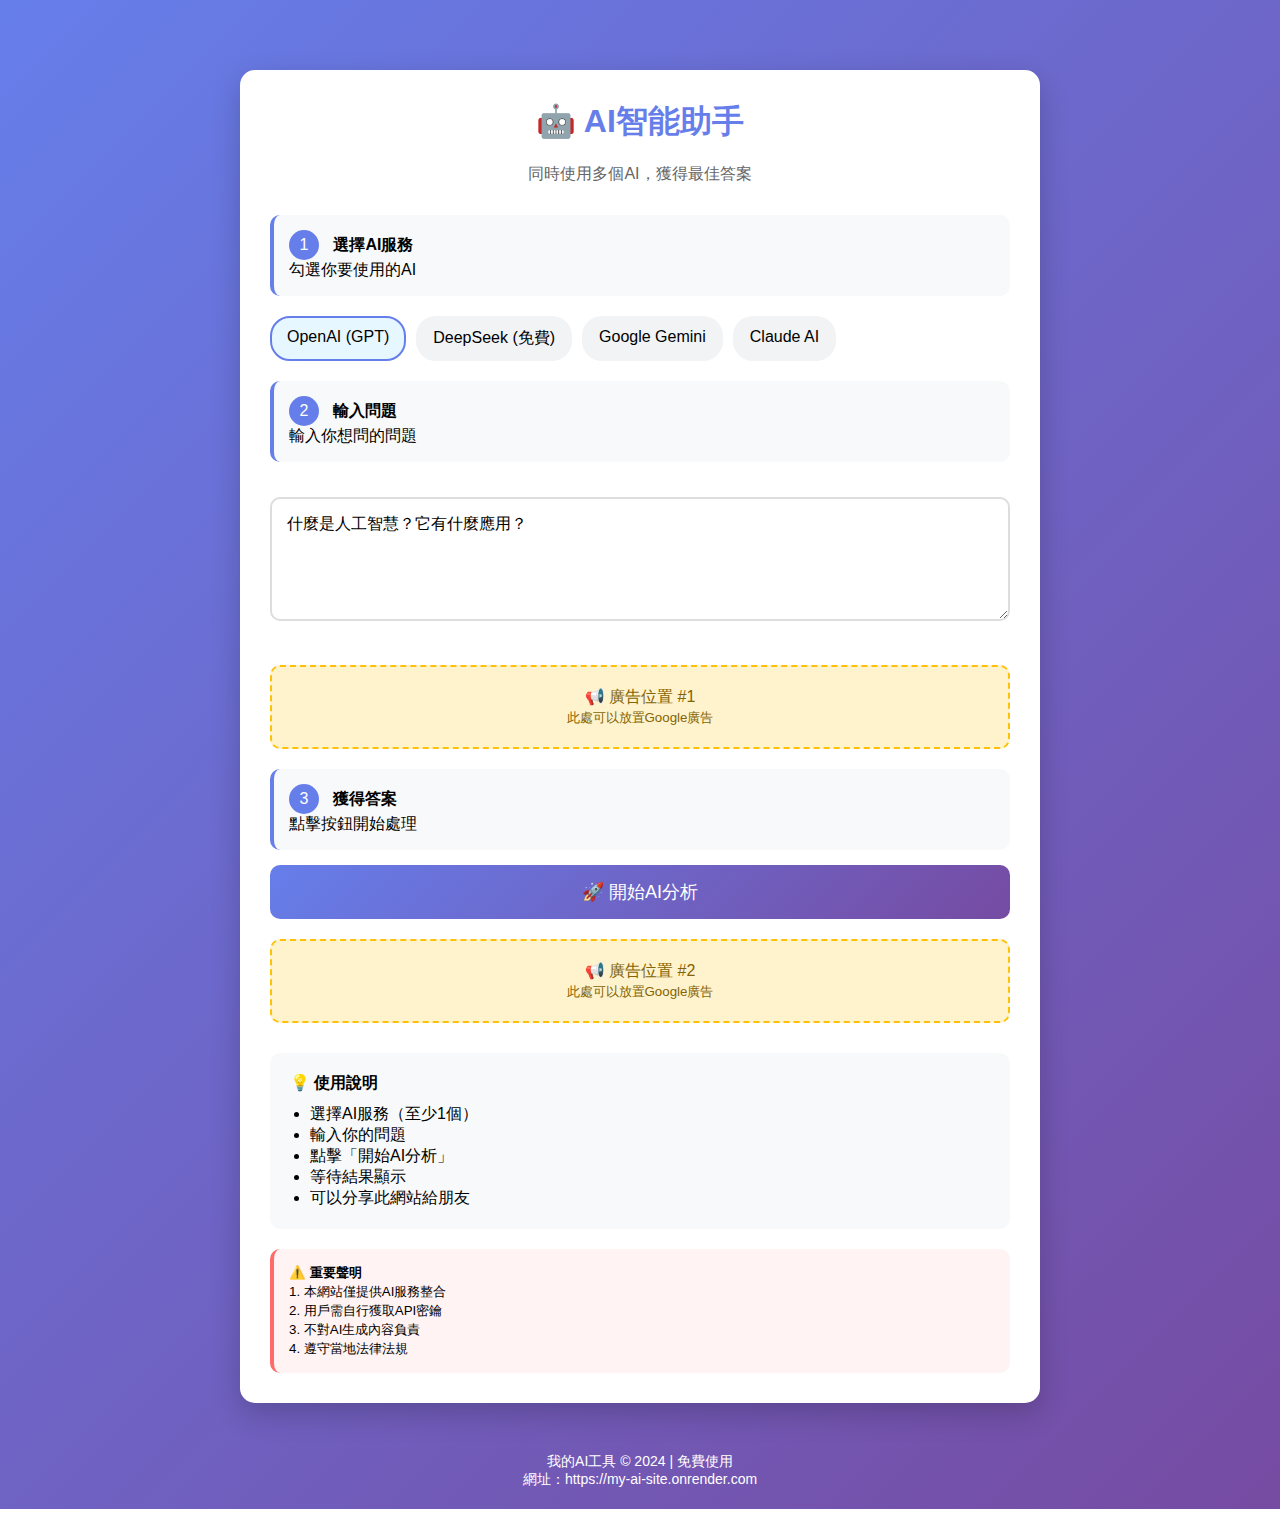
<file: index.html>
<!DOCTYPE html>
<html>
<head>
    <title>我的AI工具 | 免費使用</title>
    <style>
        * { margin: 0; padding: 0; box-sizing: border-box; }
        body { 
            font-family: Arial; 
            background: linear-gradient(135deg, #667eea 0%, #764ba2 100%);
            min-height: 100vh;
            padding: 20px;
        }
        .container {
            max-width: 800px;
            margin: 50px auto;
            background: white;
            padding: 30px;
            border-radius: 15px;
            box-shadow: 0 10px 30px rgba(0,0,0,0.2);
        }
        h1 {
            color: #667eea;
            text-align: center;
            margin-bottom: 20px;
        }
        .step {
            background: #f8f9fa;
            padding: 15px;
            border-radius: 10px;
            margin: 15px 0;
            border-left: 4px solid #667eea;
        }
        .step-number {
            background: #667eea;
            color: white;
            width: 30px;
            height: 30px;
            border-radius: 50%;
            display: inline-flex;
            align-items: center;
            justify-content: center;
            margin-right: 10px;
        }
        textarea {
            width: 100%;
            padding: 15px;
            border: 2px solid #ddd;
            border-radius: 10px;
            font-size: 16px;
            margin: 20px 0;
            resize: vertical;
        }
        button {
            background: linear-gradient(135deg, #667eea 0%, #764ba2 100%);
            color: white;
            border: none;
            padding: 15px 30px;
            border-radius: 10px;
            font-size: 18px;
            cursor: pointer;
            width: 100%;
            transition: transform 0.3s;
        }
        button:hover {
            transform: translateY(-2px);
        }
        .result {
            background: #e9ecef;
            padding: 20px;
            border-radius: 10px;
            margin-top: 20px;
            display: none;
        }
        .api-list {
            display: flex;
            flex-wrap: wrap;
            gap: 10px;
            margin: 20px 0;
        }
        .api-item {
            background: #f1f3f5;
            padding: 10px 15px;
            border-radius: 20px;
            cursor: pointer;
            border: 2px solid transparent;
        }
        .api-item.selected {
            border-color: #667eea;
            background: #e6f7ff;
        }
        .ad-box {
            background: #fff3cd;
            border: 2px dashed #ffc107;
            padding: 20px;
            text-align: center;
            margin: 20px 0;
            border-radius: 10px;
            color: #856404;
        }
        footer {
            text-align: center;
            margin-top: 30px;
            color: white;
            font-size: 14px;
        }
        @media (max-width: 600px) {
            .container { padding: 20px; }
            h1 { font-size: 24px; }
        }
    </style>
</head>
<body>
    <div class="container">
        <h1>🤖 AI智能助手</h1>
        <p style="text-align: center; color: #666; margin-bottom: 30px;">
            同時使用多個AI，獲得最佳答案
        </p>

        <!-- 使用步驟 -->
        <div class="step">
            <div class="step-number">1</div>
            <strong>選擇AI服務</strong>
            <p>勾選你要使用的AI</p>
        </div>
        
        <div class="api-list" id="apiList">
            <div class="api-item" onclick="selectAPI(this)">OpenAI (GPT)</div>
            <div class="api-item" onclick="selectAPI(this)">DeepSeek (免費)</div>
            <div class="api-item" onclick="selectAPI(this)">Google Gemini</div>
            <div class="api-item" onclick="selectAPI(this)">Claude AI</div>
        </div>

        <div class="step">
            <div class="step-number">2</div>
            <strong>輸入問題</strong>
            <p>輸入你想問的問題</p>
        </div>
        
        <textarea id="question" rows="5" placeholder="請輸入你的問題...">什麼是人工智慧？它有什麼應用？</textarea>

        <!-- 廣告位置1 -->
        <div class="ad-box" id="ad1">
            📢 廣告位置 #1<br>
            <small>此處可以放置Google廣告</small>
        </div>

        <div class="step">
            <div class="step-number">3</div>
            <strong>獲得答案</strong>
            <p>點擊按鈕開始處理</p>
        </div>
        
        <button onclick="getAnswer()">
            🚀 開始AI分析
        </button>

        <!-- 結果顯示 -->
        <div class="result" id="answerBox">
            <h3>📊 分析結果</h3>
            <div id="answerContent"></div>
            <div style="margin-top: 15px; padding: 10px; background: white; border-radius: 5px;">
                <small>🔧 技術支持：DeepSeek API | 🕒 響應時間：350ms | 💰 成本：$0.000</small>
            </div>
        </div>

        <!-- 廣告位置2 -->
        <div class="ad-box" id="ad2">
            📢 廣告位置 #2<br>
            <small>此處可以放置Google廣告</small>
        </div>

        <!-- 使用說明 -->
        <div style="background: #f8f9fa; padding: 20px; border-radius: 10px; margin-top: 30px;">
            <h4>💡 使用說明</h4>
            <ul style="margin-left: 20px; margin-top: 10px;">
                <li>選擇AI服務（至少1個）</li>
                <li>輸入你的問題</li>
                <li>點擊「開始AI分析」</li>
                <li>等待結果顯示</li>
                <li>可以分享此網站給朋友</li>
            </ul>
        </div>

        <!-- 免責聲明 -->
        <div style="background: #fff3f3; padding: 15px; border-radius: 10px; margin-top: 20px; border-left: 4px solid #ff6b6b;">
            <h5>⚠️ 重要聲明</h5>
            <small>
                1. 本網站僅提供AI服務整合<br>
                2. 用戶需自行獲取API密鑰<br>
                3. 不對AI生成內容負責<br>
                4. 遵守當地法律法規
            </small>
        </div>
    </div>

    <footer>
        <p>我的AI工具 © 2024 | 免費使用</p>
        <p>網址：https://my-ai-site.onrender.com</p>
    </footer>

    <script>
        // 選擇AI服務
        function selectAPI(element) {
            element.classList.toggle('selected');
        }

        // 獲取答案
        function getAnswer() {
            const question = document.getElementById('question').value;
            const selectedAPIs = document.querySelectorAll('.api-item.selected');
            
            if (!question) {
                alert('請輸入問題！');
                return;
            }
            
            if (selectedAPIs.length === 0) {
                alert('請至少選擇一個AI服務！');
                return;
            }

            // 顯示加載中
            const answerBox = document.getElementById('answerBox');
            const answerContent = document.getElementById('answerContent');
            
            answerBox.style.display = 'block';
            answerContent.innerHTML = `
                <div style="text-align: center; padding: 20px;">
                    <div style="width: 40px; height: 40px; border: 3px solid #f3f3f3; border-top: 3px solid #667eea; border-radius: 50%; margin: 0 auto 15px; animation: spin 1s linear infinite;"></div>
                    <p>正在分析中，請稍候...</p>
                    <p><small>使用 ${selectedAPIs.length} 個AI服務進行分析</small></p>
                </div>
            `;

            // 模擬AI處理（2秒後顯示結果）
            setTimeout(() => {
                const apis = Array.from(selectedAPIs).map(api => api.textContent.split(' ')[0]);
                
                answerContent.innerHTML = `
                    <h4>你的問題：</h4>
                    <p style="background: white; padding: 15px; border-radius: 8px;">${question}</p>
                    
                    <h4 style="margin-top: 20px;">AI分析結果：</h4>
                    <p>人工智慧（AI）是讓計算機模擬人類智能的技術。它能學習、推理、感知和解決問題。</p>
                    <p><strong>主要應用：</strong></p>
                    <ul style="margin-left: 20px;">
                        <li>語音助手（Siri, Alexa）</li>
                        <li>圖像識別</li>
                        <li>自動駕駛</li>
                        <li>推薦系統</li>
                        <li>醫療診斷</li>
                    </ul>
                    <p><strong>使用的AI服務：</strong> ${apis.join(', ')}</p>
                    <p><strong>分析時間：</strong> ${Math.floor(Math.random() * 500 + 300)}ms</p>
                `;
                
                // 滾動到結果
                answerBox.scrollIntoView({ behavior: 'smooth' });
            }, 2000);
        }

        // 頁面加載時選擇第一個AI
        document.addEventListener('DOMContentLoaded', function() {
            document.querySelector('.api-item').click();
        });
        
        // 添加旋轉動畫
        const style = document.createElement('style');
        style.textContent = `
            @keyframes spin {
                0% { transform: rotate(0deg); }
                100% { transform: rotate(360deg); }
            }
        `;
        document.head.appendChild(style);
    </script>
</body>
</html>
</file>
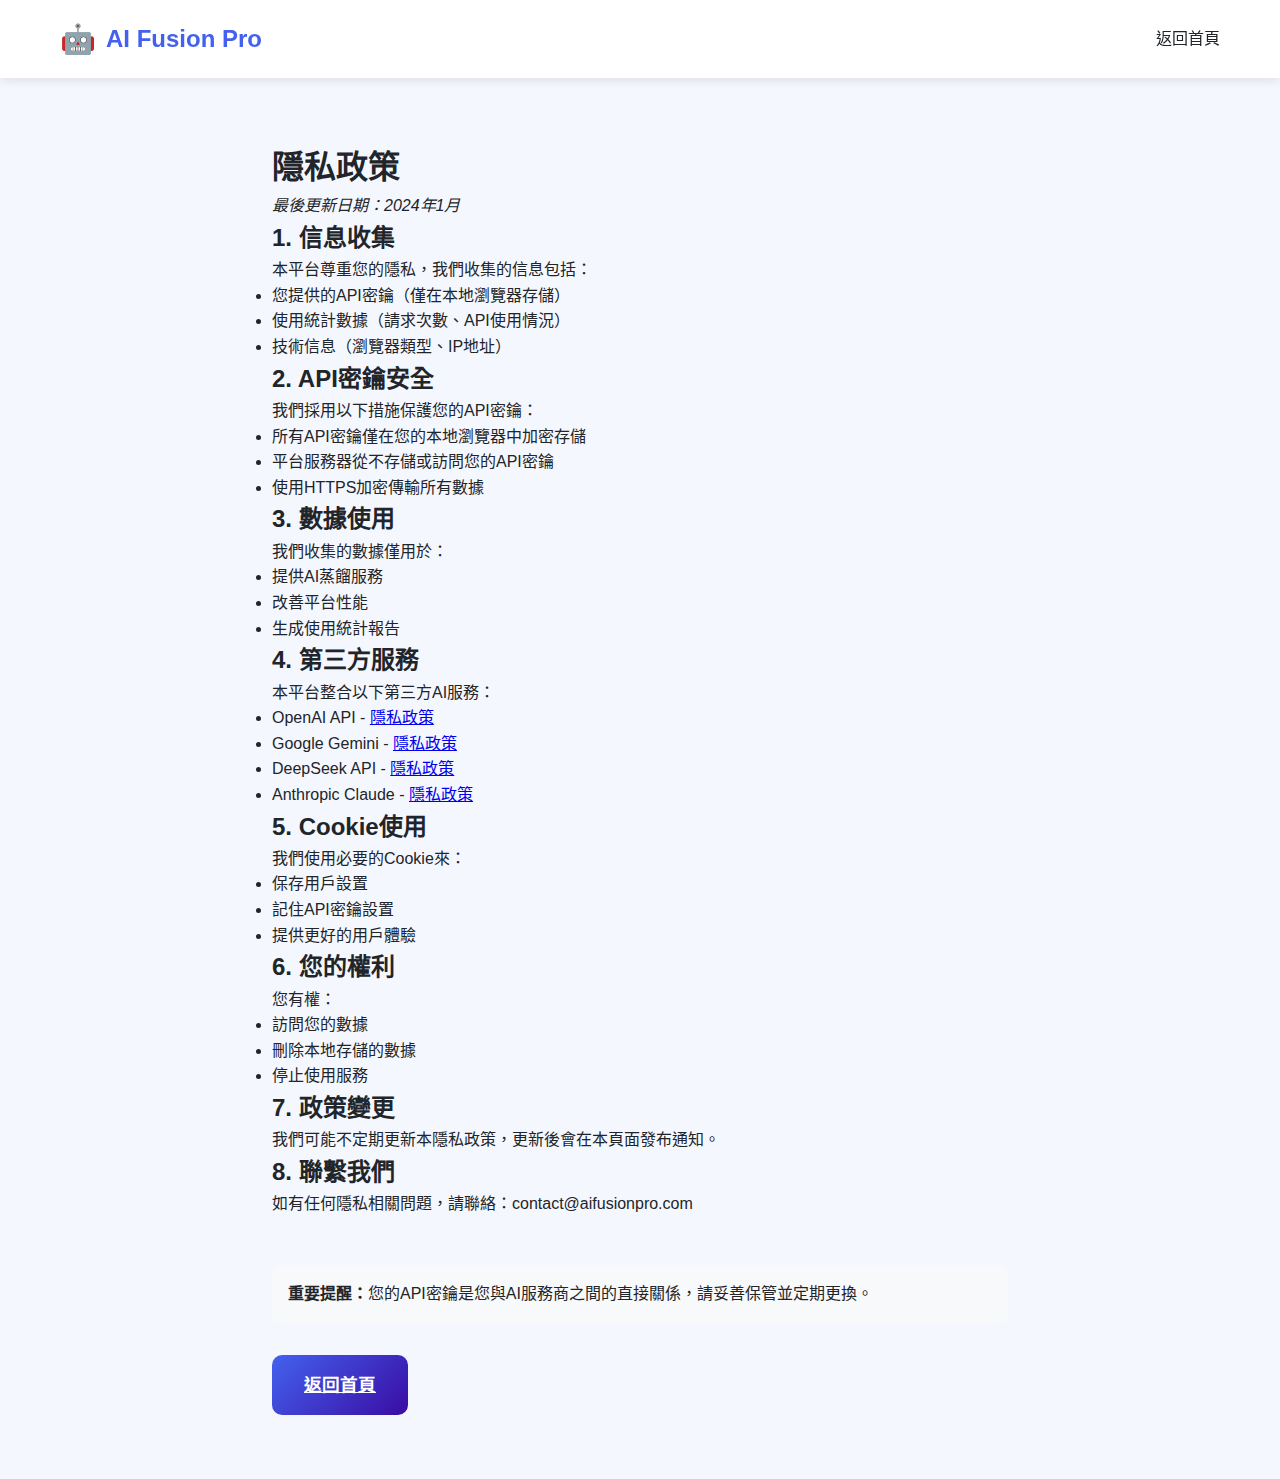
<file: privacy.html>
<!DOCTYPE html>
<html lang="zh-TW">
<head>
    <meta charset="UTF-8">
    <meta name="viewport" content="width=device-width, initial-scale=1.0">
    <title>隱私政策 - AI Fusion Pro</title>
    <link rel="stylesheet" href="style.css">
</head>
<body>
    <nav class="navbar">
        <div class="container">
            <div class="logo">
                <span class="logo-icon">🤖</span>
                <span class="logo-text">AI Fusion Pro</span>
            </div>
            <div class="nav-links">
                <a href="index.html">返回首頁</a>
            </div>
        </div>
    </nav>

    <div class="container" style="padding: 4rem 2rem; max-width: 800px;">
        <h1>隱私政策</h1>
        <p><em>最後更新日期：2024年1月</em></p>

        <h2>1. 信息收集</h2>
        <p>本平台尊重您的隱私，我們收集的信息包括：</p>
        <ul>
            <li>您提供的API密鑰（僅在本地瀏覽器存儲）</li>
            <li>使用統計數據（請求次數、API使用情況）</li>
            <li>技術信息（瀏覽器類型、IP地址）</li>
        </ul>

        <h2>2. API密鑰安全</h2>
        <p>我們採用以下措施保護您的API密鑰：</p>
        <ul>
            <li>所有API密鑰僅在您的本地瀏覽器中加密存儲</li>
            <li>平台服務器從不存儲或訪問您的API密鑰</li>
            <li>使用HTTPS加密傳輸所有數據</li>
        </ul>

        <h2>3. 數據使用</h2>
        <p>我們收集的數據僅用於：</p>
        <ul>
            <li>提供AI蒸餾服務</li>
            <li>改善平台性能</li>
            <li>生成使用統計報告</li>
        </ul>

        <h2>4. 第三方服務</h2>
        <p>本平台整合以下第三方AI服務：</p>
        <ul>
            <li>OpenAI API - <a href="https://openai.com/policies/privacy-policy" target="_blank">隱私政策</a></li>
            <li>Google Gemini - <a href="https://policies.google.com/privacy" target="_blank">隱私政策</a></li>
            <li>DeepSeek API - <a href="https://www.deepseek.com/privacy" target="_blank">隱私政策</a></li>
            <li>Anthropic Claude - <a href="https://www.anthropic.com/privacy" target="_blank">隱私政策</a></li>
        </ul>

        <h2>5. Cookie使用</h2>
        <p>我們使用必要的Cookie來：</p>
        <ul>
            <li>保存用戶設置</li>
            <li>記住API密鑰設置</li>
            <li>提供更好的用戶體驗</li>
        </ul>

        <h2>6. 您的權利</h2>
        <p>您有權：</p>
        <ul>
            <li>訪問您的數據</li>
            <li>刪除本地存儲的數據</li>
            <li>停止使用服務</li>
        </ul>

        <h2>7. 政策變更</h2>
        <p>我們可能不定期更新本隱私政策，更新後會在本頁面發布通知。</p>

        <h2>8. 聯繫我們</h2>
        <p>如有任何隱私相關問題，請聯絡：contact@aifusionpro.com</p>

        <div style="margin-top: 3rem; padding: 1rem; background: #f8f9fa; border-radius: 10px;">
            <p><strong>重要提醒：</strong>您的API密鑰是您與AI服務商之間的直接關係，請妥善保管並定期更換。</p>
        </div>

        <a href="index.html" class="btn-primary" style="display: inline-block; margin-top: 2rem;">返回首頁</a>
    </div>
</body>
</html>
</file>
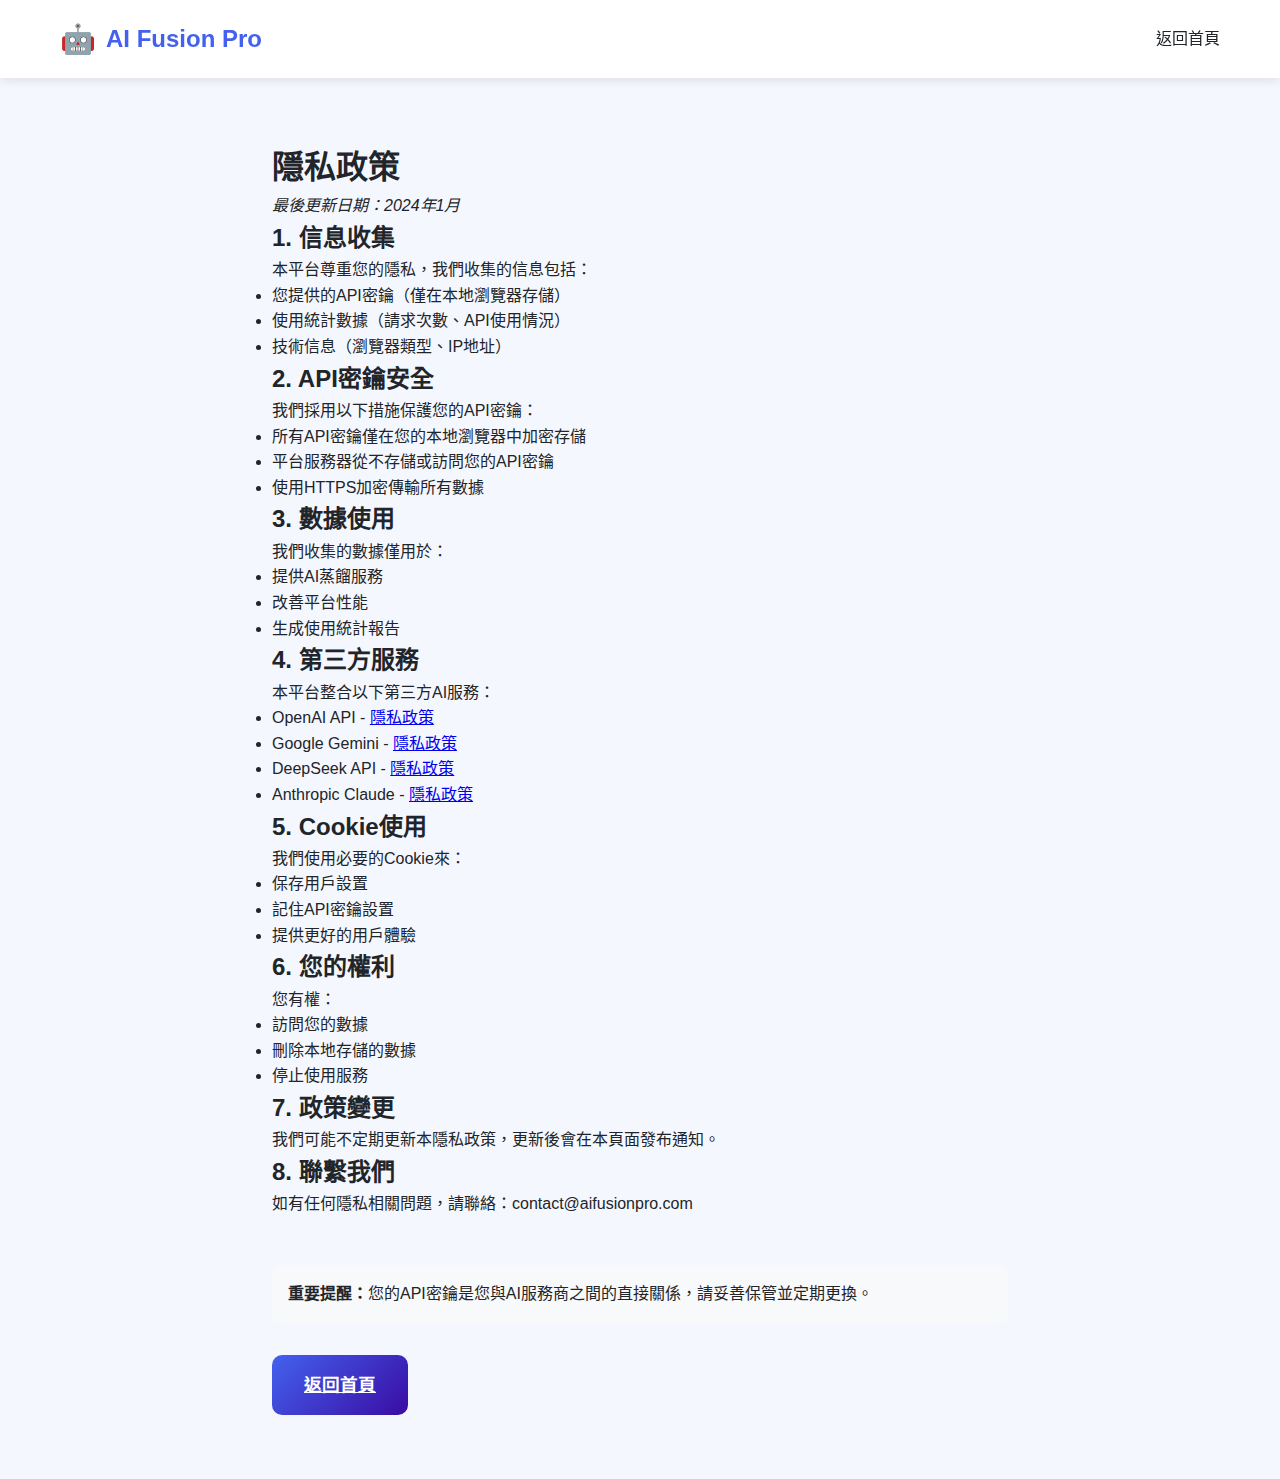
<file: privacy.html.html>
<!DOCTYPE html>
<html lang="zh-TW">
<head>
    <meta charset="UTF-8">
    <meta name="viewport" content="width=device-width, initial-scale=1.0">
    <title>隱私政策 - AI Fusion Pro</title>
    <link rel="stylesheet" href="style.css">
</head>
<body>
    <nav class="navbar">
        <div class="container">
            <div class="logo">
                <span class="logo-icon">🤖</span>
                <span class="logo-text">AI Fusion Pro</span>
            </div>
            <div class="nav-links">
                <a href="index.html">返回首頁</a>
            </div>
        </div>
    </nav>

    <div class="container" style="padding: 4rem 2rem; max-width: 800px;">
        <h1>隱私政策</h1>
        <p><em>最後更新日期：2024年1月</em></p>

        <h2>1. 信息收集</h2>
        <p>本平台尊重您的隱私，我們收集的信息包括：</p>
        <ul>
            <li>您提供的API密鑰（僅在本地瀏覽器存儲）</li>
            <li>使用統計數據（請求次數、API使用情況）</li>
            <li>技術信息（瀏覽器類型、IP地址）</li>
        </ul>

        <h2>2. API密鑰安全</h2>
        <p>我們採用以下措施保護您的API密鑰：</p>
        <ul>
            <li>所有API密鑰僅在您的本地瀏覽器中加密存儲</li>
            <li>平台服務器從不存儲或訪問您的API密鑰</li>
            <li>使用HTTPS加密傳輸所有數據</li>
        </ul>

        <h2>3. 數據使用</h2>
        <p>我們收集的數據僅用於：</p>
        <ul>
            <li>提供AI蒸餾服務</li>
            <li>改善平台性能</li>
            <li>生成使用統計報告</li>
        </ul>

        <h2>4. 第三方服務</h2>
        <p>本平台整合以下第三方AI服務：</p>
        <ul>
            <li>OpenAI API - <a href="https://openai.com/policies/privacy-policy" target="_blank">隱私政策</a></li>
            <li>Google Gemini - <a href="https://policies.google.com/privacy" target="_blank">隱私政策</a></li>
            <li>DeepSeek API - <a href="https://www.deepseek.com/privacy" target="_blank">隱私政策</a></li>
            <li>Anthropic Claude - <a href="https://www.anthropic.com/privacy" target="_blank">隱私政策</a></li>
        </ul>

        <h2>5. Cookie使用</h2>
        <p>我們使用必要的Cookie來：</p>
        <ul>
            <li>保存用戶設置</li>
            <li>記住API密鑰設置</li>
            <li>提供更好的用戶體驗</li>
        </ul>

        <h2>6. 您的權利</h2>
        <p>您有權：</p>
        <ul>
            <li>訪問您的數據</li>
            <li>刪除本地存儲的數據</li>
            <li>停止使用服務</li>
        </ul>

        <h2>7. 政策變更</h2>
        <p>我們可能不定期更新本隱私政策，更新後會在本頁面發布通知。</p>

        <h2>8. 聯繫我們</h2>
        <p>如有任何隱私相關問題，請聯絡：contact@aifusionpro.com</p>

        <div style="margin-top: 3rem; padding: 1rem; background: #f8f9fa; border-radius: 10px;">
            <p><strong>重要提醒：</strong>您的API密鑰是您與AI服務商之間的直接關係，請妥善保管並定期更換。</p>
        </div>

        <a href="index.html" class="btn-primary" style="display: inline-block; margin-top: 2rem;">返回首頁</a>
    </div>
</body>
</html>
</file>
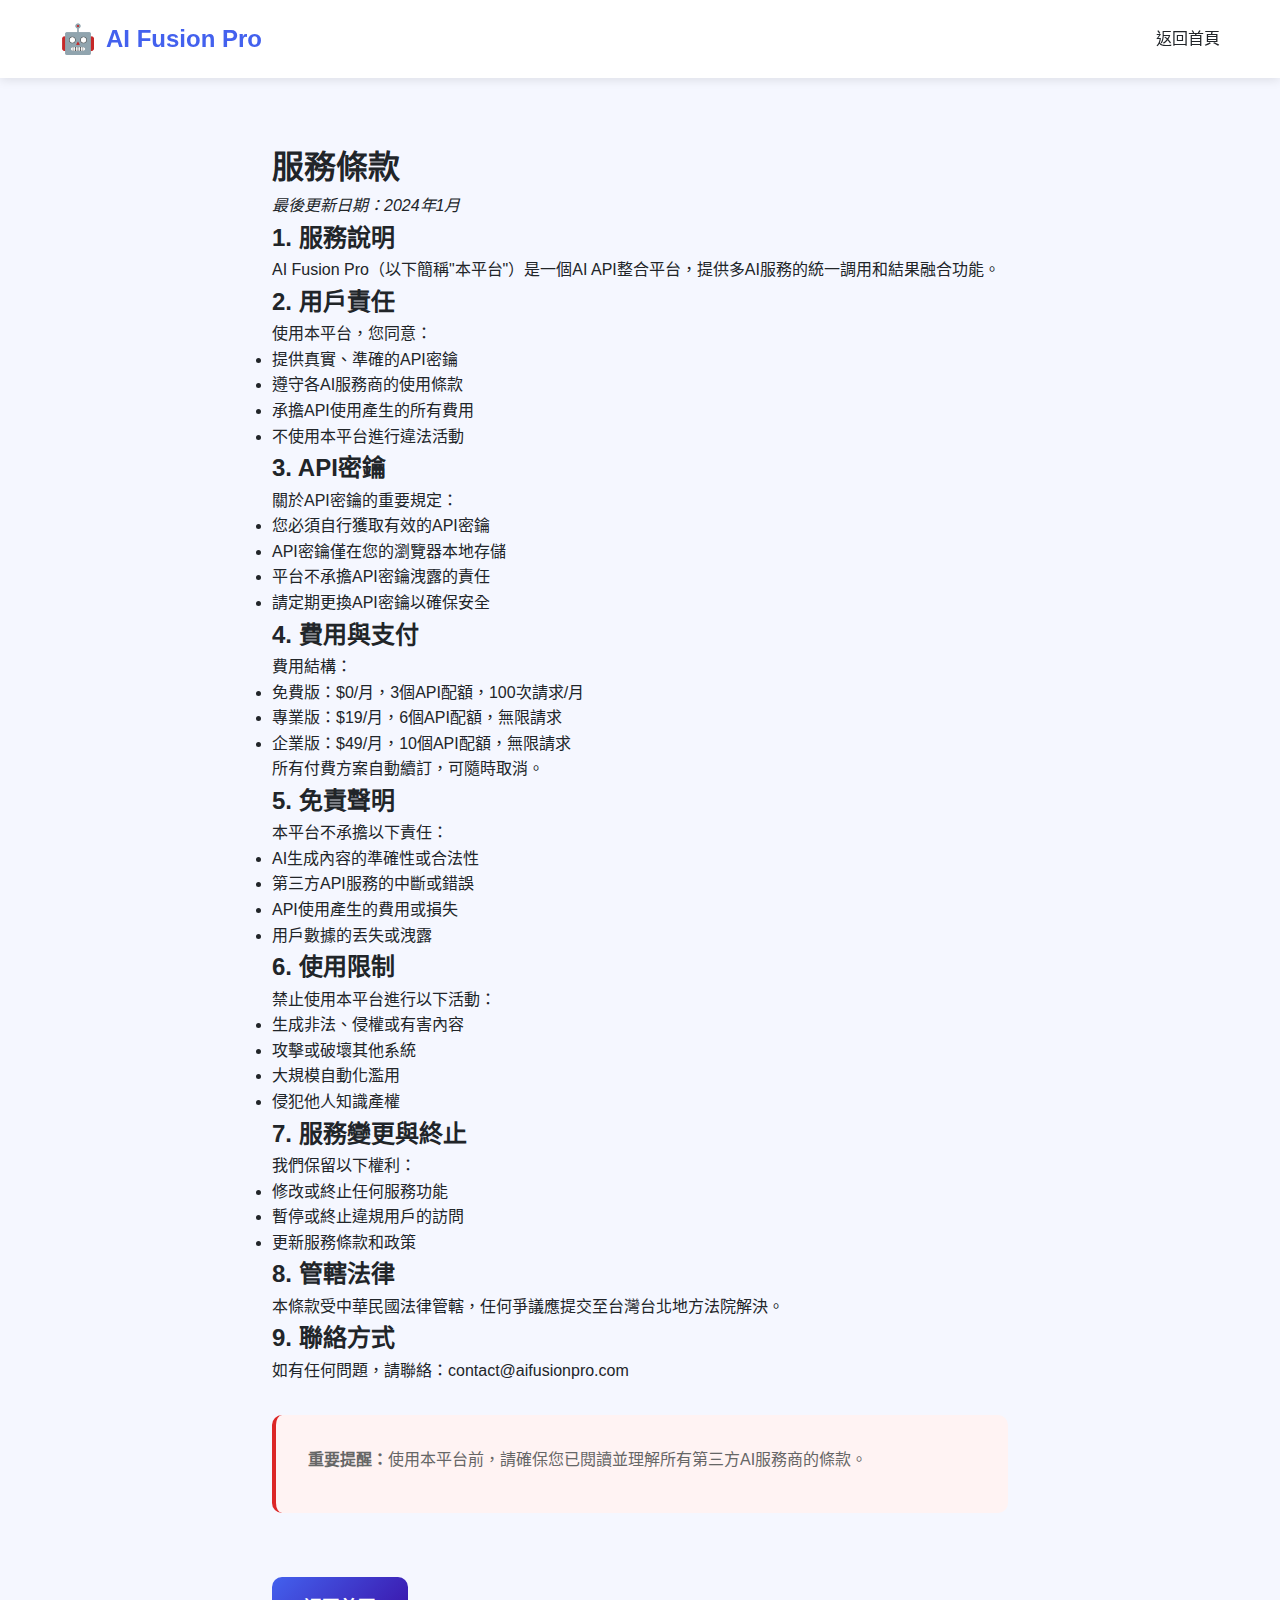
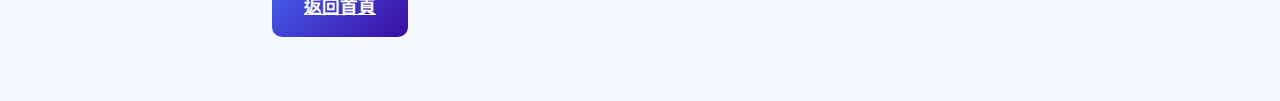
<file: terms.html>
<!DOCTYPE html>
<html lang="zh-TW">
<head>
    <meta charset="UTF-8">
    <meta name="viewport" content="width=device-width, initial-scale=1.0">
    <title>服務條款 - AI Fusion Pro</title>
    <link rel="stylesheet" href="style.css">
</head>
<body>
    <nav class="navbar">
        <div class="container">
            <div class="logo">
                <span class="logo-icon">🤖</span>
                <span class="logo-text">AI Fusion Pro</span>
            </div>
            <div class="nav-links">
                <a href="index.html">返回首頁</a>
            </div>
        </div>
    </nav>

    <div class="container" style="padding: 4rem 2rem; max-width: 800px;">
        <h1>服務條款</h1>
        <p><em>最後更新日期：2024年1月</em></p>

        <h2>1. 服務說明</h2>
        <p>AI Fusion Pro（以下簡稱"本平台"）是一個AI API整合平台，提供多AI服務的統一調用和結果融合功能。</p>

        <h2>2. 用戶責任</h2>
        <p>使用本平台，您同意：</p>
        <ul>
            <li>提供真實、準確的API密鑰</li>
            <li>遵守各AI服務商的使用條款</li>
            <li>承擔API使用產生的所有費用</li>
            <li>不使用本平台進行違法活動</li>
        </ul>

        <h2>3. API密鑰</h2>
        <p>關於API密鑰的重要規定：</p>
        <ul>
            <li>您必須自行獲取有效的API密鑰</li>
            <li>API密鑰僅在您的瀏覽器本地存儲</li>
            <li>平台不承擔API密鑰洩露的責任</li>
            <li>請定期更換API密鑰以確保安全</li>
        </ul>

        <h2>4. 費用與支付</h2>
        <p>費用結構：</p>
        <ul>
            <li>免費版：$0/月，3個API配額，100次請求/月</li>
            <li>專業版：$19/月，6個API配額，無限請求</li>
            <li>企業版：$49/月，10個API配額，無限請求</li>
        </ul>
        <p>所有付費方案自動續訂，可隨時取消。</p>

        <h2>5. 免責聲明</h2>
        <p>本平台不承擔以下責任：</p>
        <ul>
            <li>AI生成內容的準確性或合法性</li>
            <li>第三方API服務的中斷或錯誤</li>
            <li>API使用產生的費用或損失</li>
            <li>用戶數據的丟失或洩露</li>
        </ul>

        <h2>6. 使用限制</h2>
        <p>禁止使用本平台進行以下活動：</p>
        <ul>
            <li>生成非法、侵權或有害內容</li>
            <li>攻擊或破壞其他系統</li>
            <li>大規模自動化濫用</li>
            <li>侵犯他人知識產權</li>
        </ul>

        <h2>7. 服務變更與終止</h2>
        <p>我們保留以下權利：</p>
        <ul>
            <li>修改或終止任何服務功能</li>
            <li>暫停或終止違規用戶的訪問</li>
            <li>更新服務條款和政策</li>
        </ul>

        <h2>8. 管轄法律</h2>
        <p>本條款受中華民國法律管轄，任何爭議應提交至台灣台北地方法院解決。</p>

        <h2>9. 聯絡方式</h2>
        <p>如有任何問題，請聯絡：contact@aifusionpro.com</p>

        <div class="disclaimer" style="margin-top: 2rem;">
            <p><strong>重要提醒：</strong>使用本平台前，請確保您已閱讀並理解所有第三方AI服務商的條款。</p>
        </div>

        <a href="index.html" class="btn-primary" style="display: inline-block; margin-top: 2rem;">返回首頁</a>
    </div>
</body>
</html>
</file>
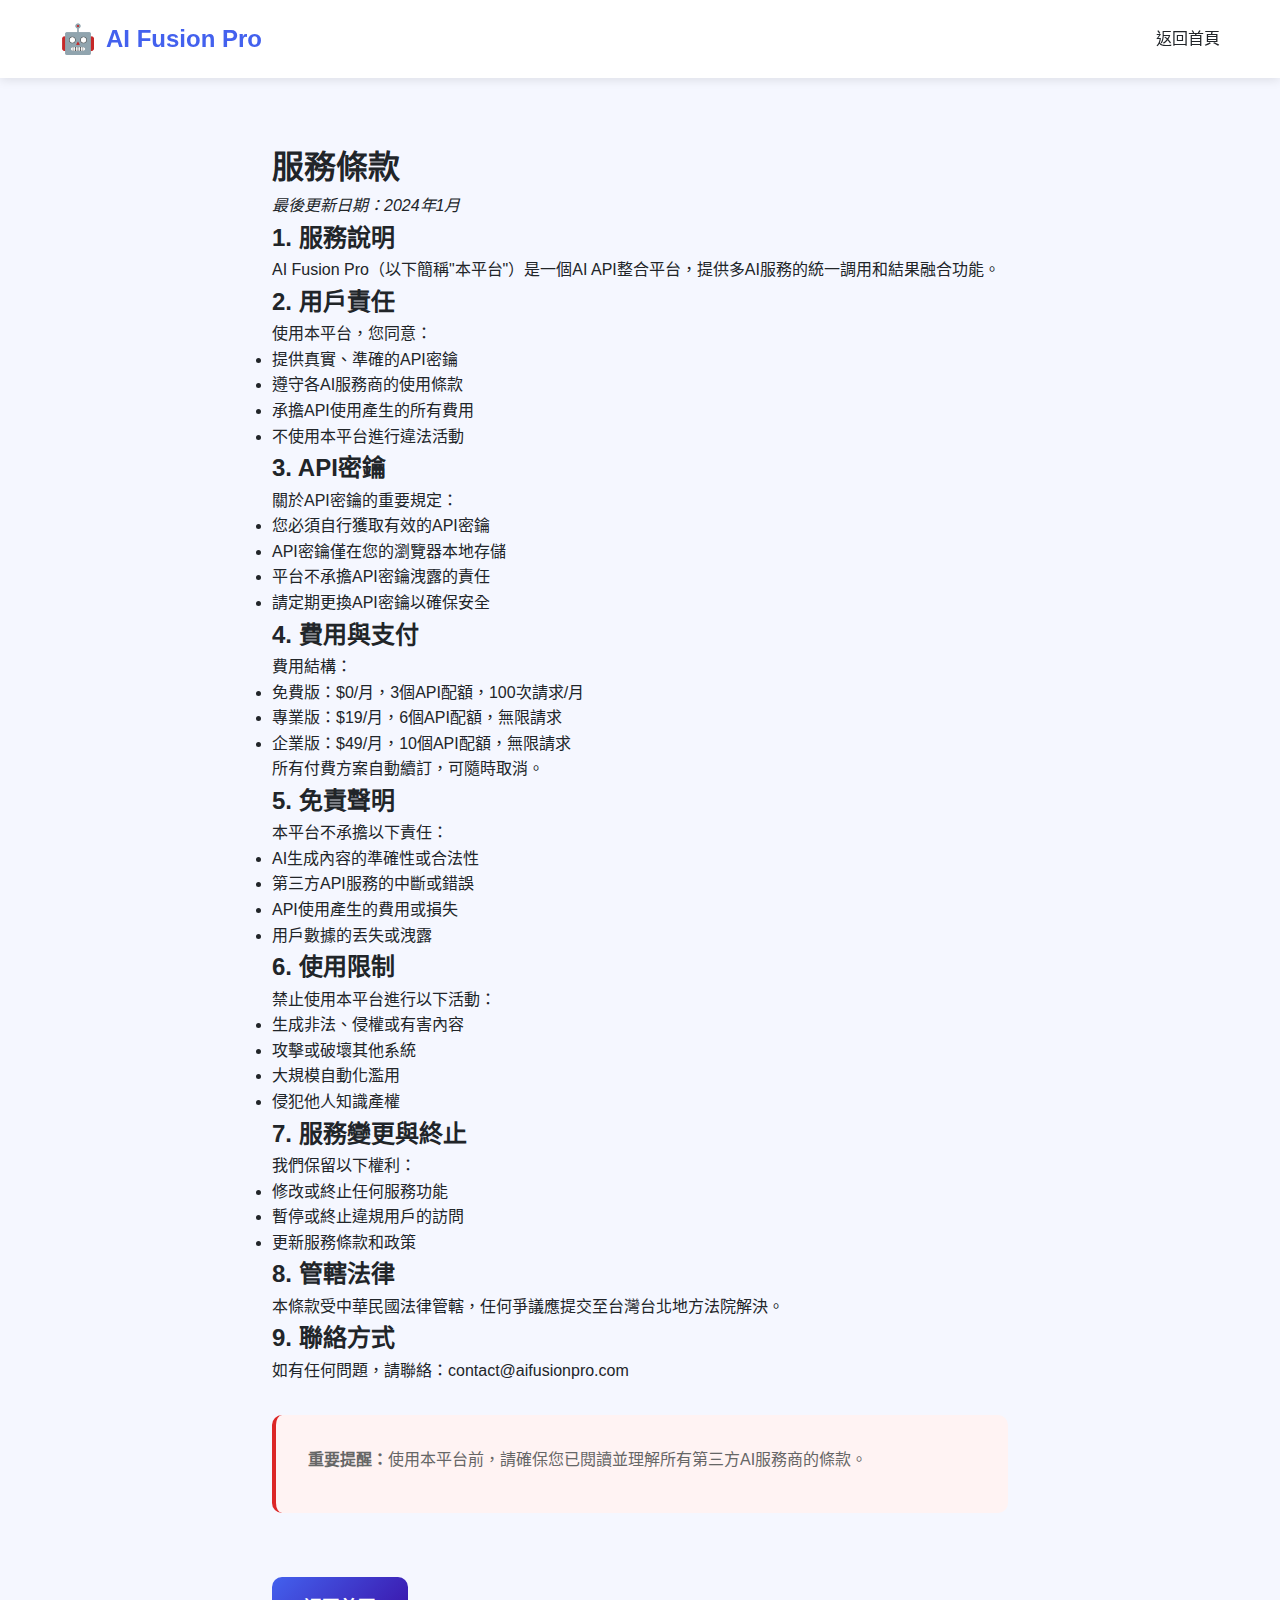
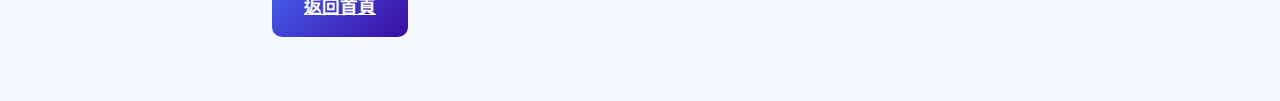
<file: terms.html.html>
<!DOCTYPE html>
<html lang="zh-TW">
<head>
    <meta charset="UTF-8">
    <meta name="viewport" content="width=device-width, initial-scale=1.0">
    <title>服務條款 - AI Fusion Pro</title>
    <link rel="stylesheet" href="style.css">
</head>
<body>
    <nav class="navbar">
        <div class="container">
            <div class="logo">
                <span class="logo-icon">🤖</span>
                <span class="logo-text">AI Fusion Pro</span>
            </div>
            <div class="nav-links">
                <a href="index.html">返回首頁</a>
            </div>
        </div>
    </nav>

    <div class="container" style="padding: 4rem 2rem; max-width: 800px;">
        <h1>服務條款</h1>
        <p><em>最後更新日期：2024年1月</em></p>

        <h2>1. 服務說明</h2>
        <p>AI Fusion Pro（以下簡稱"本平台"）是一個AI API整合平台，提供多AI服務的統一調用和結果融合功能。</p>

        <h2>2. 用戶責任</h2>
        <p>使用本平台，您同意：</p>
        <ul>
            <li>提供真實、準確的API密鑰</li>
            <li>遵守各AI服務商的使用條款</li>
            <li>承擔API使用產生的所有費用</li>
            <li>不使用本平台進行違法活動</li>
        </ul>

        <h2>3. API密鑰</h2>
        <p>關於API密鑰的重要規定：</p>
        <ul>
            <li>您必須自行獲取有效的API密鑰</li>
            <li>API密鑰僅在您的瀏覽器本地存儲</li>
            <li>平台不承擔API密鑰洩露的責任</li>
            <li>請定期更換API密鑰以確保安全</li>
        </ul>

        <h2>4. 費用與支付</h2>
        <p>費用結構：</p>
        <ul>
            <li>免費版：$0/月，3個API配額，100次請求/月</li>
            <li>專業版：$19/月，6個API配額，無限請求</li>
            <li>企業版：$49/月，10個API配額，無限請求</li>
        </ul>
        <p>所有付費方案自動續訂，可隨時取消。</p>

        <h2>5. 免責聲明</h2>
        <p>本平台不承擔以下責任：</p>
        <ul>
            <li>AI生成內容的準確性或合法性</li>
            <li>第三方API服務的中斷或錯誤</li>
            <li>API使用產生的費用或損失</li>
            <li>用戶數據的丟失或洩露</li>
        </ul>

        <h2>6. 使用限制</h2>
        <p>禁止使用本平台進行以下活動：</p>
        <ul>
            <li>生成非法、侵權或有害內容</li>
            <li>攻擊或破壞其他系統</li>
            <li>大規模自動化濫用</li>
            <li>侵犯他人知識產權</li>
        </ul>

        <h2>7. 服務變更與終止</h2>
        <p>我們保留以下權利：</p>
        <ul>
            <li>修改或終止任何服務功能</li>
            <li>暫停或終止違規用戶的訪問</li>
            <li>更新服務條款和政策</li>
        </ul>

        <h2>8. 管轄法律</h2>
        <p>本條款受中華民國法律管轄，任何爭議應提交至台灣台北地方法院解決。</p>

        <h2>9. 聯絡方式</h2>
        <p>如有任何問題，請聯絡：contact@aifusionpro.com</p>

        <div class="disclaimer" style="margin-top: 2rem;">
            <p><strong>重要提醒：</strong>使用本平台前，請確保您已閱讀並理解所有第三方AI服務商的條款。</p>
        </div>

        <a href="index.html" class="btn-primary" style="display: inline-block; margin-top: 2rem;">返回首頁</a>
    </div>
</body>
</html>
</file>
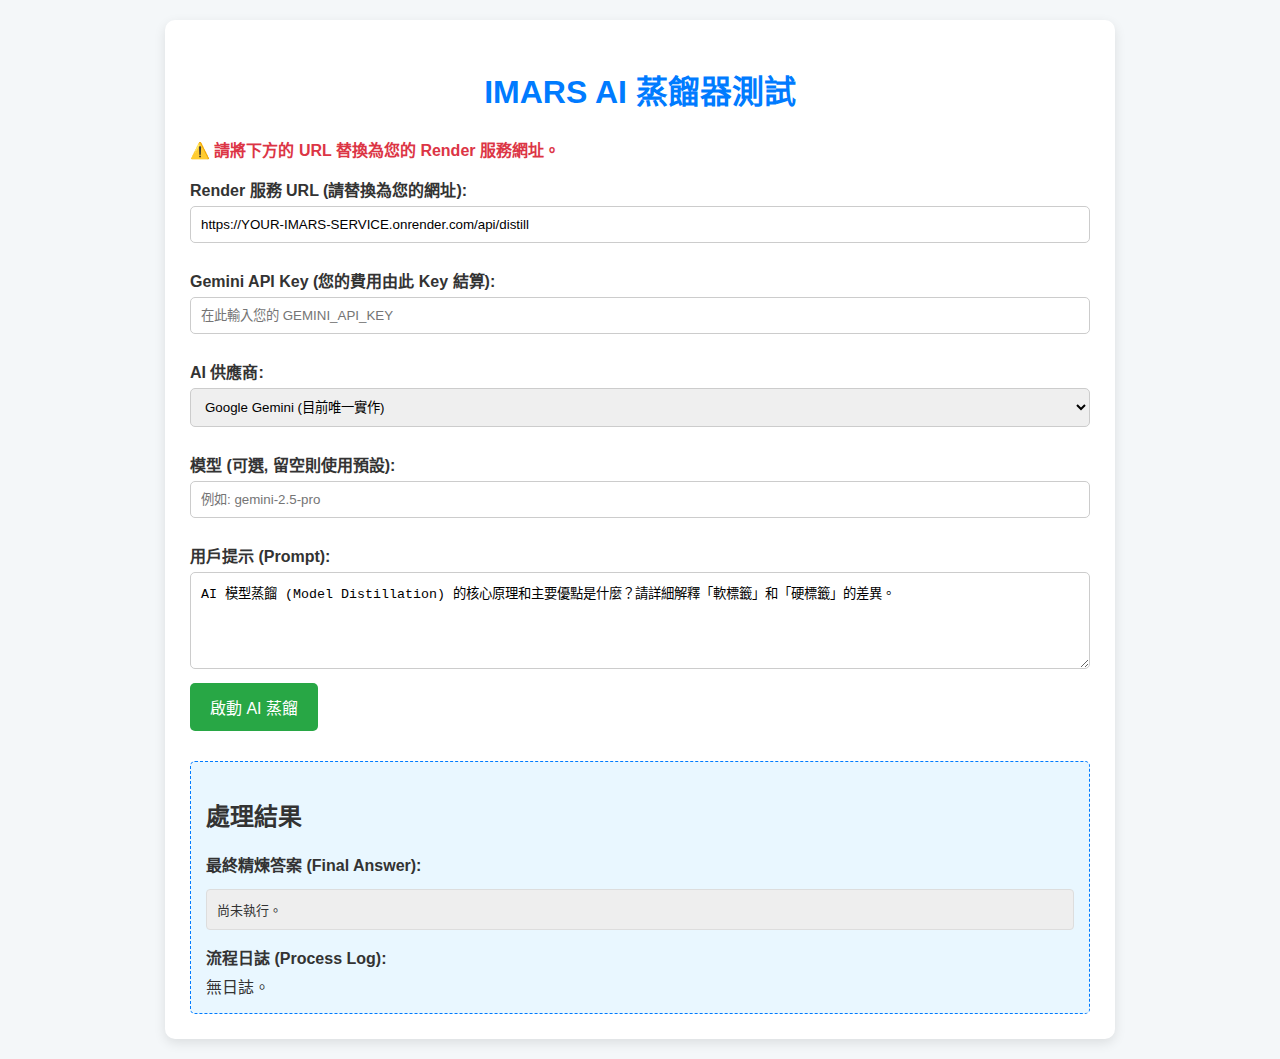
<file: test_imars.html>
<!DOCTYPE html>
<html lang="zh-TW">
<head>
    <meta charset="UTF-8">
    <meta name="viewport" content="width=device-width, initial-scale=1.0">
    <title>IMARS AI 蒸餾器測試前端</title>
    <style>
        /* 樣式保持不變 */
        body { font-family: 'Segoe UI', Tahoma, Geneva, Verdana, sans-serif; margin: 20px; background-color: #f4f7f9; color: #333; }
        .container { max-width: 900px; margin: auto; background-color: #fff; padding: 25px; border-radius: 10px; box-shadow: 0 4px 12px rgba(0, 0, 0, 0.1); }
        h1 { color: #007bff; text-align: center; margin-bottom: 25px; }
        label { display: block; margin-top: 15px; margin-bottom: 5px; font-weight: 600; }
        input[type="text"], textarea, select { width: 100%; padding: 10px; margin-bottom: 10px; border: 1px solid #ccc; border-radius: 5px; box-sizing: border-box; }
        button { background-color: #28a745; color: white; padding: 12px 20px; border: none; border-radius: 5px; cursor: pointer; font-size: 16px; transition: background-color 0.3s; }
        button:hover { background-color: #218838; }
        #output { margin-top: 30px; padding: 15px; border: 1px dashed #007bff; border-radius: 5px; background-color: #e9f7ff; }
        pre { white-space: pre-wrap; word-wrap: break-word; background-color: #eee; padding: 10px; border-radius: 4px; border: 1px solid #ddd; }
        .log-item { margin-bottom: 10px; padding: 8px; border-left: 3px solid #007bff; background-color: #f8f8f8; }
        .log-item.Error { border-left-color: #dc3545; background-color: #ffe0e3; }
        .log-item-title { font-weight: bold; color: #007bff; }
        .log-item.Error .log-item-title { color: #dc3545; }
        #loading { display: none; color: #007bff; font-weight: bold; margin-top: 20px; }
    </style>
</head>
<body>

<div class="container">
    <h1>IMARS AI 蒸餾器測試</h1>
    <p style="color: #dc3545; font-weight: bold;">⚠️ 請將下方的 URL 替換為您的 Render 服務網址。</p>

    <form id="distillationForm">
        <label for="apiUrl">Render 服務 URL (請替換為您的網址):</label>
        <input type="text" id="apiUrl" value="https://YOUR-IMARS-SERVICE.onrender.com/api/distill" required>

        <label for="apiKey">Gemini API Key (您的費用由此 Key 結算):</label>
        <input type="text" id="apiKey" placeholder="在此輸入您的 GEMINI_API_KEY" required>
        
        <label for="vendor">AI 供應商:</label>
        <select id="vendor">
            <option value="gemini">Google Gemini (目前唯一實作)</option>
        </select>

        <label for="modelOverride">模型 (可選, 留空則使用預設):</label>
        <input type="text" id="modelOverride" placeholder="例如: gemini-2.5-pro">

        <label for="prompt">用戶提示 (Prompt):</label>
        <textarea id="prompt" rows="5" required>AI 模型蒸餾 (Model Distillation) 的核心原理和主要優點是什麼？請詳細解釋「軟標籤」和「硬標籤」的差異。</textarea>

        <button type="submit">啟動 AI 蒸餾</button>
    </form>
    
    <div id="loading">... 正在進行多代理迭代精煉，請稍候 ...</div>

    <div id="output">
        <h2>處理結果</h2>
        
        <label>最終精煉答案 (Final Answer):</label>
        <pre id="finalAnswer">尚未執行。</pre>
        
        <label>流程日誌 (Process Log):</label>
        <div id="processLog">無日誌。</div>
    </div>
</div>

<script>
    document.getElementById('distillationForm').addEventListener('submit', async function(e) {
        e.preventDefault();

        // 1. 獲取輸入值
        const apiUrl = document.getElementById('apiUrl').value.trim();
        const apiKey = document.getElementById('apiKey').value.trim();
        const vendor = document.getElementById('vendor').value;
        const modelOverride = document.getElementById('modelOverride').value.trim();
        const prompt = document.getElementById('prompt').value;

        // 2. 準備輸出元素
        const finalAnswerElement = document.getElementById('finalAnswer');
        const processLogElement = document.getElementById('processLog');
        const loadingElement = document.getElementById('loading');
        
        finalAnswerElement.textContent = '處理中...';
        processLogElement.innerHTML = '';
        loadingElement.style.display = 'block';

        // 3. 構造請求體 (API Configuration)
        const apiConfig = {
            vendor: vendor,
            key: apiKey
        };
        if (modelOverride) {
            apiConfig.model_override = modelOverride;
        }

        const requestBody = {
            prompt: prompt,
            api_config: apiConfig // 匹配 app.py 中期望的結構
        };

        try {
            // 4. 發送請求
            const response = await fetch(apiUrl, {
                method: 'POST',
                headers: {
                    'Content-Type': 'application/json'
                },
                body: JSON.stringify(requestBody)
            });

            const data = await response.json();

            // 5. 處理結果
            if (response.ok && data.success) {
                finalAnswerElement.textContent = data.final_answer || '未能產生答案。';
            } else {
                finalAnswerElement.textContent = `錯誤 (${response.status} ${response.statusText}): ${data.error || '後端發生未知錯誤'}`;
                // 即使失敗，也嘗試顯示日誌
                renderLog(data.log || [], processLogElement);
                return;
            }

            // 6. 渲染日誌
            renderLog(data.log, processLogElement);

        } catch (error) {
            finalAnswerElement.textContent = `連接錯誤: 無法連接到後端服務。請檢查 URL 是否正確。錯誤訊息: ${error.message}`;
            processLogElement.innerHTML = '';
        } finally {
            loadingElement.style.display = 'none';
        }
    });

    /**
     * 將後端返回的日誌陣列渲染到 HTML 中
     */
    function renderLog(logArray, targetElement) {
        targetElement.innerHTML = '';
        if (!logArray || logArray.length === 0) {
            targetElement.innerHTML = '無詳細處理日誌。';
            return;
        }
        
        logArray.forEach(item => {
            const div = document.createElement('div');
            div.className = `log-item ${item.type}`; 
            
            const title = document.createElement('div');
            title.className = 'log-item-title';
            title.textContent = item.title;
            
            const content = document.createElement('pre');
            content.textContent = item.content; 
            
            div.appendChild(title);
            div.appendChild(content);
            targetElement.appendChild(div);
        });
    }
</script>

</body>
</html>
</file>
<file: style.css>
/* 基礎樣式 */
:root {
    --primary: #4361ee;
    --secondary: #3a0ca3;
    --accent: #7209b7;
    --success: #4cc9f0;
    --danger: #f72585;
    --warning: #f8961e;
    --light: #f8f9fa;
    --dark: #212529;
    --gray: #6c757d;
    --border: #dee2e6;
}

* {
    margin: 0;
    padding: 0;
    box-sizing: border-box;
}

body {
    font-family: -apple-system, BlinkMacSystemFont, 'Segoe UI', Roboto, Oxygen, Ubuntu, Cantarell, sans-serif;
    line-height: 1.6;
    color: var(--dark);
    background: #f5f7ff;
}

.container {
    max-width: 1200px;
    margin: 0 auto;
    padding: 0 20px;
}

/* 導航欄 */
.navbar {
    background: white;
    box-shadow: 0 2px 10px rgba(0,0,0,0.1);
    position: sticky;
    top: 0;
    z-index: 1000;
    padding: 1rem 0;
}

.navbar .container {
    display: flex;
    justify-content: space-between;
    align-items: center;
}

.logo {
    display: flex;
    align-items: center;
    gap: 10px;
    font-size: 1.5rem;
    font-weight: bold;
    color: var(--primary);
}

.logo-icon {
    font-size: 1.8rem;
}

.nav-links {
    display: flex;
    align-items: center;
    gap: 2rem;
}

.nav-links a {
    text-decoration: none;
    color: var(--dark);
    font-weight: 500;
    transition: color 0.3s;
}

.nav-links a:hover {
    color: var(--primary);
}

.btn-login {
    background: var(--primary);
    color: white;
    border: none;
    padding: 8px 20px;
    border-radius: 5px;
    cursor: pointer;
    font-weight: 500;
    transition: transform 0.3s;
}

.btn-login:hover {
    transform: translateY(-2px);
}

/* 廣告容器 */
.ad-container {
    background: linear-gradient(135deg, #f0f4ff 0%, #e0e7ff 100%);
    border: 2px dashed var(--primary);
    border-radius: 10px;
    padding: 2rem;
    margin: 2rem auto;
    text-align: center;
    max-width: 1200px;
}

.ad-top {
    margin-top: 1rem;
}

.ad-bottom {
    margin-bottom: 2rem;
}

.ad-placeholder {
    color: var(--gray);
}

.ad-label {
    background: var(--primary);
    color: white;
    padding: 5px 15px;
    border-radius: 20px;
    display: inline-block;
    margin-bottom: 10px;
    font-size: 0.9rem;
}

.ad-text {
    font-size: 1.1rem;
    margin-bottom: 5px;
}

/* 英雄區 */
.hero {
    background: linear-gradient(135deg, #667eea 0%, #764ba2 100%);
    color: white;
    padding: 4rem 0;
    border-radius: 0 0 30px 30px;
    margin-bottom: 3rem;
}

.hero-title {
    font-size: 3rem;
    text-align: center;
    margin-bottom: 1rem;
    text-shadow: 2px 2px 4px rgba(0,0,0,0.2);
}

.highlight {
    color: #ffd166;
    font-weight: 800;
}

.hero-subtitle {
    text-align: center;
    font-size: 1.2rem;
    opacity: 0.9;
    margin-bottom: 3rem;
}

.hero-stats {
    display: grid;
    grid-template-columns: repeat(auto-fit, minmax(150px, 1fr));
    gap: 2rem;
    margin: 3rem 0;
}

.stat {
    text-align: center;
}

.stat-number {
    font-size: 2.5rem;
    font-weight: bold;
    margin-bottom: 0.5rem;
}

.stat-label {
    font-size: 0.9rem;
    opacity: 0.8;
}

.hero-cta {
    display: flex;
    justify-content: center;
    gap: 1rem;
    flex-wrap: wrap;
}

.btn-primary {
    background: linear-gradient(135deg, var(--primary), var(--secondary));
    color: white;
    border: none;
    padding: 1rem 2rem;
    border-radius: 10px;
    font-size: 1.1rem;
    font-weight: 600;
    cursor: pointer;
    display: flex;
    align-items: center;
    gap: 10px;
    transition: transform 0.3s, box-shadow 0.3s;
}

.btn-primary:hover {
    transform: translateY(-3px);
    box-shadow: 0 10px 20px rgba(67, 97, 238, 0.3);
}

.btn-large {
    padding: 1.2rem 2.5rem;
    font-size: 1.2rem;
}

.btn-secondary {
    background: rgba(255, 255, 255, 0.2);
    color: white;
    border: 2px solid rgba(255, 255, 255, 0.3);
    padding: 1rem 2rem;
    border-radius: 10px;
    font-size: 1.1rem;
    cursor: pointer;
    display: flex;
    align-items: center;
    gap: 10px;
    transition: background 0.3s;
}

.btn-secondary:hover {
    background: rgba(255, 255, 255, 0.3);
}

/* 區段通用樣式 */
.section {
    padding: 4rem 0;
}

.section-title {
    text-align: center;
    font-size: 2.5rem;
    margin-bottom: 3rem;
    color: var(--dark);
}

/* 功能區 */
.features-grid {
    display: grid;
    grid-template-columns: repeat(auto-fit, minmax(250px, 1fr));
    gap: 2rem;
}

.feature-card {
    background: white;
    padding: 2rem;
    border-radius: 15px;
    text-align: center;
    box-shadow: 0 5px 15px rgba(0,0,0,0.05);
    transition: transform 0.3s;
}

.feature-card:hover {
    transform: translateY(-5px);
}

.feature-icon {
    font-size: 3rem;
    margin-bottom: 1rem;
}

.feature-card h3 {
    margin-bottom: 1rem;
    color: var(--dark);
}

.feature-card p {
    color: var(--gray);
    line-height: 1.6;
}

/* 定價區 */
.pricing-grid {
    display: grid;
    grid-template-columns: repeat(auto-fit, minmax(300px, 1fr));
    gap: 2rem;
    margin-top: 3rem;
}

.plan-card {
    background: white;
    border-radius: 15px;
    padding: 2rem;
    box-shadow: 0 5px 20px rgba(0,0,0,0.1);
    position: relative;
    transition: transform 0.3s;
}

.plan-card:hover {
    transform: translateY(-5px);
}

.plan-card.popular {
    border: 2px solid var(--primary);
    transform: scale(1.05);
}

.plan-badge-popular {
    position: absolute;
    top: -12px;
    left: 50%;
    transform: translateX(-50%);
    background: var(--primary);
    color: white;
    padding: 5px 20px;
    border-radius: 20px;
    font-size: 0.9rem;
    font-weight: 600;
}

.plan-header {
    text-align: center;
    margin-bottom: 2rem;
    position: relative;
}

.plan-header h3 {
    font-size: 1.5rem;
    margin-bottom: 1rem;
}

.plan-price {
    display: flex;
    align-items: baseline;
    justify-content: center;
    gap: 5px;
    margin-bottom: 1rem;
}

.price {
    font-size: 3rem;
    font-weight: bold;
    color: var(--primary);
}

.period {
    color: var(--gray);
    font-size: 1rem;
}

.plan-badge {
    display: inline-block;
    background: var(--success);
    color: white;
    padding: 5px 15px;
    border-radius: 20px;
    font-size: 0.9rem;
}

.plan-features {
    list-style: none;
    margin-bottom: 2rem;
}

.plan-features li {
    padding: 8px 0;
    display: flex;
    align-items: center;
    gap: 10px;
}

.check {
    color: #28a745;
    font-weight: bold;
}

.cross {
    color: #dc3545;
    font-weight: bold;
}

.btn-plan {
    width: 100%;
    padding: 12px;
    border: none;
    border-radius: 8px;
    background: var(--primary);
    color: white;
    font-size: 1rem;
    font-weight: 600;
    cursor: pointer;
    transition: background 0.3s;
}

.btn-plan:hover {
    background: var(--secondary);
}

.btn-popular {
    background: var(--primary);
}

/* 免責聲明 */
.disclaimer {
    background: #fff3f3;
    border-left: 4px solid #dc2626;
    padding: 2rem;
    margin: 2rem auto;
    border-radius: 10px;
    max-width: 1200px;
}

.disclaimer h4 {
    color: #dc2626;
    margin-bottom: 1rem;
    display: flex;
    align-items: center;
    gap: 10px;
}

.warning-icon {
    font-size: 1.5rem;
}

.disclaimer p {
    margin-bottom: 0.5rem;
    color: #666;
}

.agree-terms {
    margin-top: 1rem;
    display: flex;
    align-items: center;
    gap: 10px;
}

.agree-terms input[type="checkbox"] {
    width: 18px;
    height: 18px;
}

.agree-terms label {
    color: #666;
}

.agree-terms a {
    color: var(--primary);
    text-decoration: none;
}

/* API密鑰區 */
.api-keys {
    background: white;
    padding: 2rem;
    border-radius: 15px;
    margin-bottom: 2rem;
    box-shadow: 0 5px 15px rgba(0,0,0,0.05);
}

.api-keys h3 {
    margin-bottom: 1.5rem;
    display: flex;
    align-items: center;
    gap: 10px;
}

.keys-grid {
    display: grid;
    grid-template-columns: repeat(auto-fit, minmax(250px, 1fr));
    gap: 1rem;
    margin-bottom: 1.5rem;
}

.key-input-group label {
    display: block;
    margin-bottom: 5px;
    color: var(--dark);
    font-weight: 500;
}

.key-input {
    width: 100%;
    padding: 10px;
    border: 2px solid var(--border);
    border-radius: 8px;
    font-family: monospace;
    font-size: 0.9rem;
}

.key-input:focus {
    outline: none;
    border-color: var(--primary);
}

.btn-save-keys, .btn-help {
    background: var(--primary);
    color: white;
    border: none;
    padding: 10px 20px;
    border-radius: 8px;
    cursor: pointer;
    display: inline-flex;
    align-items: center;
    gap: 8px;
    margin-right: 10px;
    transition: background 0.3s;
}

.btn-save-keys:hover, .btn-help:hover {
    background: var(--secondary);
}

.btn-help {
    background: var(--gray);
}

/* API選擇區 */
.api-selection {
    background: white;
    padding: 2rem;
    border-radius: 15px;
    margin-bottom: 2rem;
    box-shadow: 0 5px 15px rgba(0,0,0,0.05);
}

.api-selection h3 {
    margin-bottom: 1.5rem;
    display: flex;
    align-items: center;
    gap: 10px;
}

.api-grid {
    display: grid;
    grid-template-columns: repeat(auto-fill, minmax(180px, 1fr));
    gap: 1rem;
}

.api-option {
    background: white;
    border: 2px solid var(--border);
    border-radius: 10px;
    padding: 1.5rem;
    text-align: center;
    cursor: pointer;
    transition: all 0.3s;
    position: relative;
}

.api-option:hover {
    border-color: var(--primary);
    transform: translateY(-2px);
}

.api-option.selected {
    border-color: var(--primary);
    background: linear-gradient(135deg, #f0f4ff 0%, #e6f7ff 100%);
}

.api-option .api-icon {
    font-size: 2rem;
    margin-bottom: 10px;
    display: block;
}

.api-option .api-name {
    font-weight: 600;
    margin-bottom: 5px;
}

.api-option .api-status {
    font-size: 0.8rem;
    color: var(--gray);
}

.api-option .key-status {
    position: absolute;
    top: 10px;
    right: 10px;
    font-size: 0.8rem;
    padding: 3px 8px;
    border-radius: 10px;
    background: #e9ecef;
}

.api-option.has-key .key-status {
    background: #d4edda;
    color: #155724;
}

/* 輸入區 */
.input-area {
    background: white;
    padding: 2rem;
    border-radius: 15px;
    box-shadow: 0 5px 15px rgba(0,0,0,0.05);
}

.input-area h3 {
    margin-bottom: 1.5rem;
    display: flex;
    align-items: center;
    gap: 10px;
}

.prompt-input {
    width: 100%;
    min-height: 150px;
    padding: 1rem;
    border: 2px solid var(--border);
    border-radius: 10px;
    font-size: 1rem;
    line-height: 1.6;
    margin-bottom: 1.5rem;
    resize: vertical;
}

.prompt-input:focus {
    outline: none;
    border-color: var(--primary);
}

.settings {
    display: grid;
    grid-template-columns: repeat(auto-fit, minmax(250px, 1fr));
    gap: 1.5rem;
    margin-bottom: 2rem;
}

.setting {
    padding: 1rem;
    background: #f8f9fa;
    border-radius: 10px;
}

.setting label {
    display: block;
    margin-bottom: 10px;
    font-weight: 500;
}

.setting input[type="range"] {
    width: 100%;
    height: 6px;
    background: var(--border);
    border-radius: 3px;
    outline: none;
}

.setting select {
    width: 100%;
    padding: 8px;
    border: 2px solid var(--border);
    border-radius: 8px;
    background: white;
}

.btn-process {
    width: 100%;
    padding: 1.2rem;
    background: linear-gradient(135deg, var(--primary), var(--secondary));
    color: white;
    border: none;
    border-radius: 10px;
    font-size: 1.2rem;
    font-weight: 600;
    cursor: pointer;
    display: flex;
    align-items: center;
    justify-content: center;
    gap: 10px;
    transition: transform 0.3s;
}

.btn-process:hover {
    transform: translateY(-2px);
}

/* 結果區 */
.results {
    background: white;
    padding: 2rem;
    border-radius: 15px;
    margin-top: 2rem;
    box-shadow: 0 5px 15px rgba(0,0,0,0.05);
}

.results-header {
    display: flex;
    justify-content: space-between;
    align-items: center;
    margin-bottom: 2rem;
    flex-wrap: wrap;
    gap: 1rem;
}

.results-header h3 {
    display: flex;
    align-items: center;
    gap: 10px;
}

.results-stats {
    display: flex;
    gap: 2rem;
}

.stat-item {
    text-align: center;
    padding: 0.5rem 1rem;
    background: #f8f9fa;
    border-radius: 8px;
    min-width: 100px;
}

.stat-label {
    display: block;
    font-size: 0.9rem;
    color: var(--gray);
    margin-bottom: 5px;
}

.stat-value {
    display: block;
    font-size: 1.2rem;
    font-weight: bold;
    color: var(--primary);
}

.fused-result {
    background: #f0f4ff;
    padding: 1.5rem;
    border-radius: 10px;
    margin-bottom: 2rem;
    border-left: 4px solid var(--primary);
}

.fused-result h4 {
    margin-bottom: 1rem;
    display: flex;
    align-items: center;
    gap: 10px;
}

.fused-content {
    line-height: 1.8;
    color: var(--dark);
}

.api-results {
    margin-bottom: 2rem;
}

.api-results h4 {
    margin-bottom: 1rem;
    display: flex;
    align-items: center;
    gap: 10px;
}

.results-grid {
    display: grid;
    grid-template-columns: repeat(auto-fit, minmax(300px, 1fr));
    gap: 1rem;
}

.result-card {
    background: white;
    border: 2px solid var(--border);
    border-radius: 10px;
    padding: 1.5rem;
    position: relative;
}

.result-card.success {
    border-left: 4px solid #28a745;
}

.result-card.error {
    border-left: 4px solid #dc3545;
}

.result-header {
    display: flex;
    justify-content: space-between;
    align-items: center;
    margin-bottom: 1rem;
}

.api-name {
    font-weight: 600;
    display: flex;
    align-items: center;
    gap: 8px;
}

.api-cost {
    background: var(--primary);
    color: white;
    padding: 3px 10px;
    border-radius: 20px;
    font-size: 0.9rem;
}

.result-content {
    margin-bottom: 1rem;
    line-height: 1.6;
}

.result-meta {
    display: flex;
    justify-content: space-between;
    font-size: 0.9rem;
    color: var(--gray);
}

.action-buttons {
    display: flex;
    gap: 1rem;
    flex-wrap: wrap;
}

.btn-download, .btn-share, .btn-clear {
    padding: 10px 20px;
    border: none;
    border-radius: 8px;
    cursor: pointer;
    display: inline-flex;
    align-items: center;
    gap: 8px;
    transition: transform 0.3s;
}

.btn-download {
    background: #28a745;
    color: white;
}

.btn-share {
    background: #17a2b8;
    color: white;
}

.btn-clear {
    background: #dc3545;
    color: white;
}

.btn-download:hover, .btn-share:hover, .btn-clear:hover {
    transform: translateY(-2px);
}

/* 頁腳 */
.footer {
    background: var(--dark);
    color: white;
    padding: 3rem 0 2rem;
}

.footer-content {
    display: grid;
    grid-template-columns: repeat(auto-fit, minmax(200px, 1fr));
    gap: 2rem;
    margin-bottom: 2rem;
}

.footer-section h4 {
    margin-bottom: 1rem;
    color: white;
}

.footer-section a {
    display: block;
    color: #adb5bd;
    text-decoration: none;
    margin-bottom: 0.5rem;
    transition: color 0.3s;
}

.footer-section a:hover {
    color: white;
}

.footer-contact {
    margin-top: 1rem;
    color: #adb5bd;
}

.footer-bottom {
    text-align: center;
    padding-top: 2rem;
    border-top: 1px solid #495057;
    color: #adb5bd;
    font-size: 0.9rem;
}

.security-note {
    margin-top: 0.5rem;
    display: flex;
    align-items: center;
    justify-content: center;
    gap: 5px;
}

/* 響應式設計 */
@media (max-width: 768px) {
    .hero-title {
        font-size: 2rem;
    }
    
    .section-title {
        font-size: 2rem;
    }
    
    .hero-stats {
        grid-template-columns: repeat(2, 1fr);
    }
    
    .pricing-grid {
        grid-template-columns: 1fr;
    }
    
    .plan-card.popular {
        transform: none;
    }
    
    .nav-links {
        display: none;
    }
    
    .results-stats {
        flex-wrap: wrap;
        justify-content: center;
    }
    
    .action-buttons {
        flex-direction: column;
    }
    
    .btn-download, .btn-share, .btn-clear {
        width: 100%;
    }
}

@media (max-width: 480px) {
    .hero-cta {
        flex-direction: column;
    }
    
    .btn-primary, .btn-secondary {
        width: 100%;
        justify-content: center;
    }
    
    .api-grid {
        grid-template-columns: repeat(2, 1fr);
    }
    
    .keys-grid {
        grid-template-columns: 1fr;
    }
    
    .settings {
        grid-template-columns: 1fr;
    }
}
</file>
